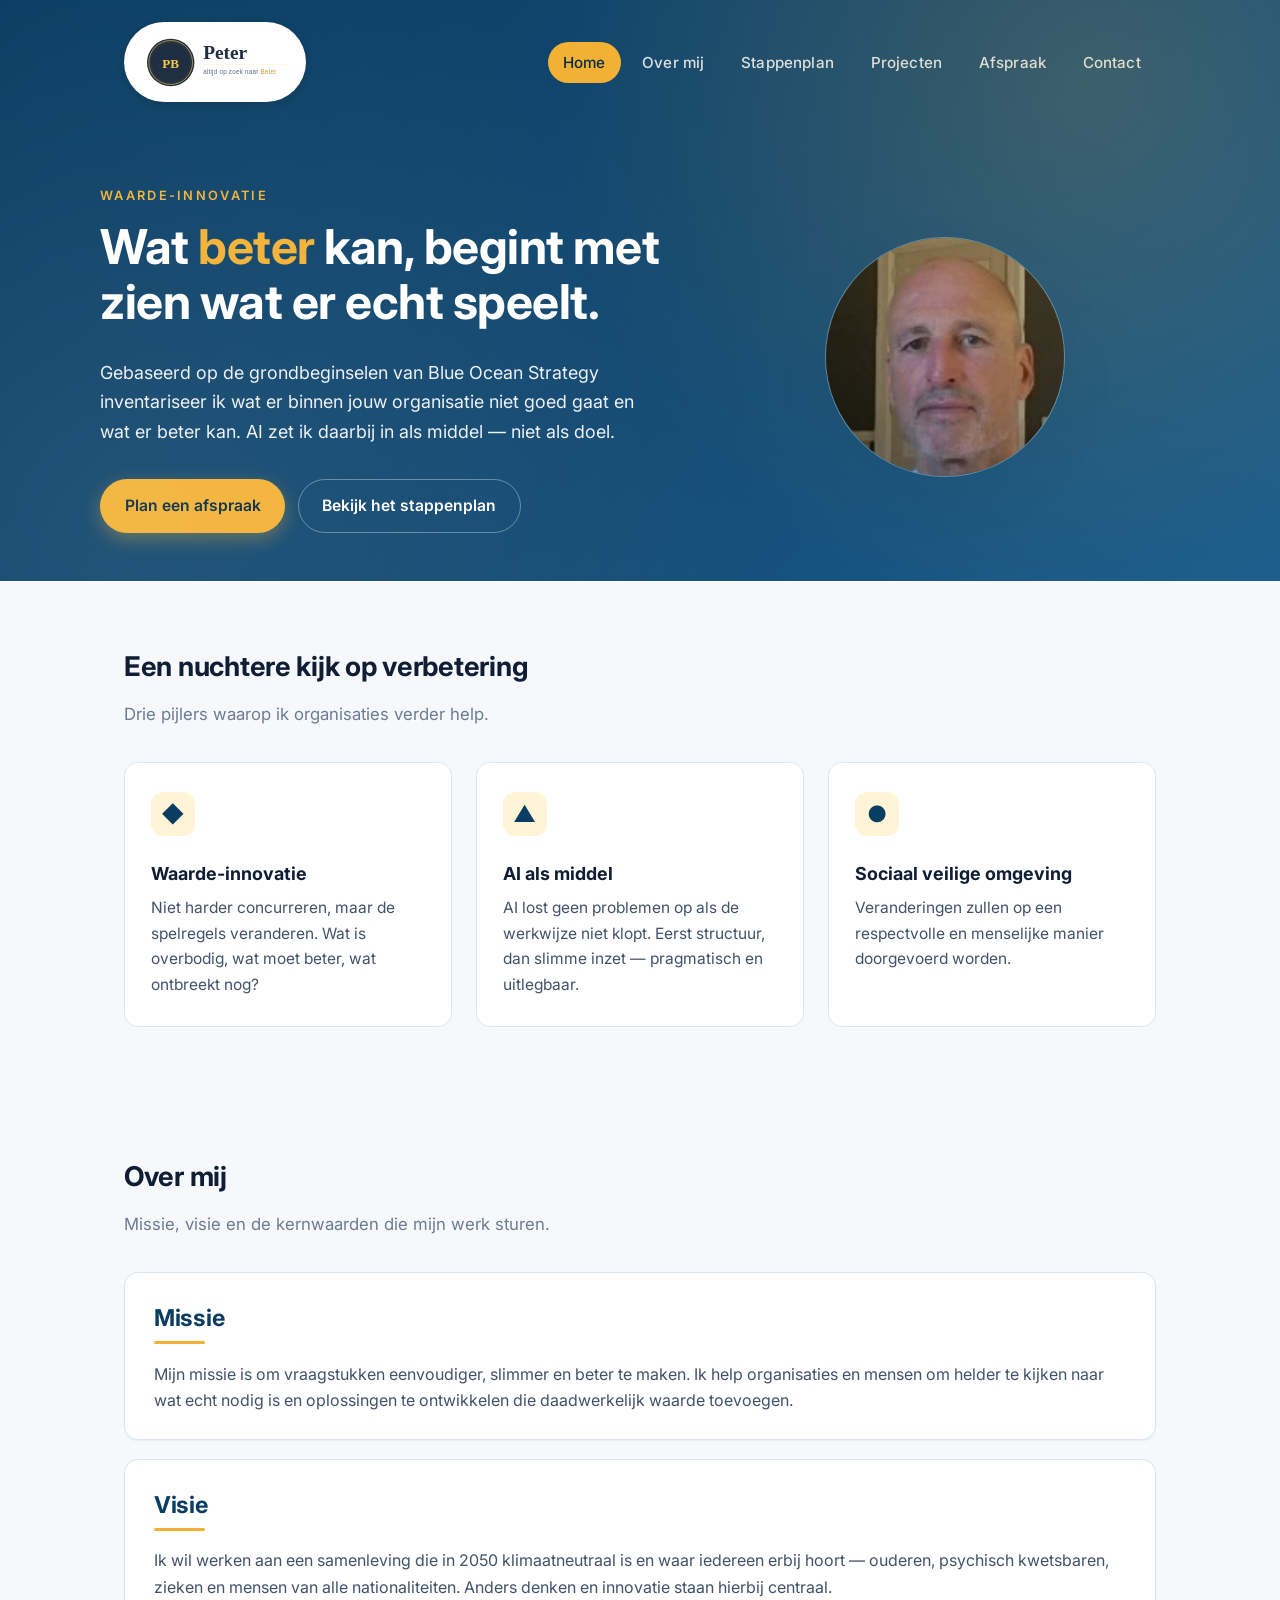
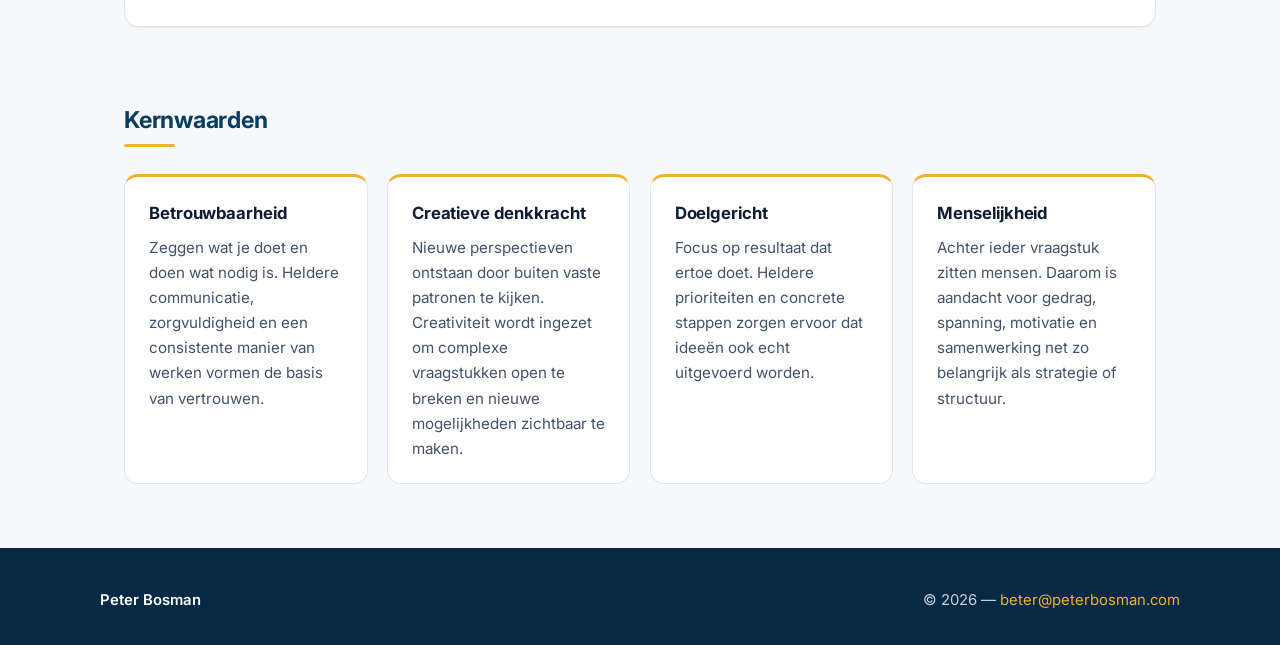
<file: index.html>
<!DOCTYPE html>
<html lang="nl">
<head>
    <meta charset="UTF-8">
    <meta name="viewport" content="width=device-width, initial-scale=1.0">
    <meta name="description" content="Peter Bosman helpt organisaties met waarde-innovatie en AI: ontdek wat beter kan, vereenvoudig wat overbodig is, en zet AI in als middel — niet als doel.">
    <title>Peter Bosman — Waarde-innovatie</title>
    <link rel="preconnect" href="https://fonts.googleapis.com">
    <link rel="preconnect" href="https://fonts.gstatic.com" crossorigin>
    <link href="https://fonts.googleapis.com/css2?family=Inter:wght@400;500;600;700&display=swap" rel="stylesheet">
    <link rel="stylesheet" href="styles/style.css">
</head>
<body>
    <header class="site-header">
        <div class="header-inner">
            <div class="header-row">
                <a class="brand" href="index.html">
                    <img class="brand-logo" src="images/peter_bosman_logo.svg" alt="Peter Bosman - altijd op zoek naar Beter">
                </a>
                <nav class="site-nav" aria-label="Hoofdmenu">
                    <a href="index.html" class="active">Home</a>
                    <a href="index.html#over-mij">Over mij</a>
                    <a href="stappenplan.html">Stappenplan</a>
                    <a href="projecten.html">Projecten</a>
                    <a href="afspraak.html">Afspraak</a>
                    <a href="contact.html">Contact</a>
                </nav>
            </div>
        </div>

        <section class="hero">
            <div class="hero-inner">
                <div>
                    <span class="hero-eyebrow">Waarde-innovatie</span>
                    <h1>Wat <em>beter</em> kan, begint met<br>zien wat er echt speelt.</h1>
                    <p class="hero-lead">
                        Gebaseerd op de grondbeginselen van Blue Ocean Strategy inventariseer ik
                        wat er binnen jouw organisatie niet goed gaat en wat er beter kan.
                        AI zet ik daarbij in als middel — niet als doel.
                    </p>
                    <div class="hero-actions">
                        <a class="btn btn-primary" href="afspraak.html">Plan een afspraak</a>
                        <a class="btn btn-ghost" href="stappenplan.html">Bekijk het stappenplan</a>
                    </div>
                </div>
                <div class="hero-portrait">
                    <div class="portrait-frame">
                        <img src="images/peter.jpg" alt="Portret van Peter Bosman" onerror="this.style.display='none'; this.parentNode.textContent='Peter';">
                    </div>
                </div>
            </div>
        </section>
    </header>

    <main>
        <section class="section">
            <h2 class="section-title">Een nuchtere kijk op verbetering</h2>
            <p class="section-subtitle">
                Drie pijlers waarop ik organisaties verder help.
            </p>
            <div class="pillars">
                <article class="pillar">
                    <div class="pillar-icon">◆</div>
                    <h3>Waarde-innovatie</h3>
                    <p>Niet harder concurreren, maar de spelregels veranderen. Wat is overbodig, wat moet beter, wat ontbreekt nog?</p>
                </article>
                <article class="pillar">
                    <div class="pillar-icon">▲</div>
                    <h3>AI als middel</h3>
                    <p>AI lost geen problemen op als de werkwijze niet klopt. Eerst structuur, dan slimme inzet — pragmatisch en uitlegbaar.</p>
                </article>
                <article class="pillar">
                    <div class="pillar-icon">●</div>
                    <h3>Sociaal veilige omgeving</h3>
                    <p>Veranderingen zullen op een respectvolle en menselijke manier doorgevoerd worden.</p>
                </article>
            </div>
        </section>

        <section class="section" id="over-mij">
            <h2 class="section-title">Over mij</h2>
            <p class="section-subtitle">
                Missie, visie en de kernwaarden die mijn werk sturen.
            </p>

            <div class="about-block">
                <h3>Missie</h3>
                <p>
                    Mijn missie is om vraagstukken eenvoudiger, slimmer en beter te maken.
                    Ik help organisaties en mensen om helder te kijken naar wat echt nodig
                    is en oplossingen te ontwikkelen die daadwerkelijk waarde toevoegen.
                </p>
            </div>

            <div class="about-block">
                <h3>Visie</h3>
                <p>
                    Ik wil werken aan een samenleving die in 2050 klimaatneutraal is en
                    waar iedereen erbij hoort — ouderen, psychisch kwetsbaren, zieken en
                    mensen van alle nationaliteiten. Anders denken en innovatie staan
                    hierbij centraal.
                </p>
            </div>

            <h3 class="values-heading">Kernwaarden</h3>
            <div class="values">
                <article class="value">
                    <h4>Betrouwbaarheid</h4>
                    <p>
                        Zeggen wat je doet en doen wat nodig is. Heldere communicatie,
                        zorgvuldigheid en een consistente manier van werken vormen de
                        basis van vertrouwen.
                    </p>
                </article>
                <article class="value">
                    <h4>Creatieve denkkracht</h4>
                    <p>
                        Nieuwe perspectieven ontstaan door buiten vaste patronen te kijken.
                        Creativiteit wordt ingezet om complexe vraagstukken open te breken
                        en nieuwe mogelijkheden zichtbaar te maken.
                    </p>
                </article>
                <article class="value">
                    <h4>Doelgericht</h4>
                    <p>
                        Focus op resultaat dat ertoe doet. Heldere prioriteiten en concrete
                        stappen zorgen ervoor dat ideeën ook echt uitgevoerd worden.
                    </p>
                </article>
                <article class="value">
                    <h4>Menselijkheid</h4>
                    <p>
                        Achter ieder vraagstuk zitten mensen. Daarom is aandacht voor gedrag,
                        spanning, motivatie en samenwerking net zo belangrijk als strategie
                        of structuur.
                    </p>
                </article>
            </div>
        </section>
    </main>

    <footer class="site-footer">
        <div class="footer-inner">
            <span class="footer-brand">Peter Bosman</span>
            <span>&copy; 2026 — <a href="mailto:beter@peterbosman.com">beter@peterbosman.com</a></span>
        </div>
    </footer>
</body>
</html>
</file>
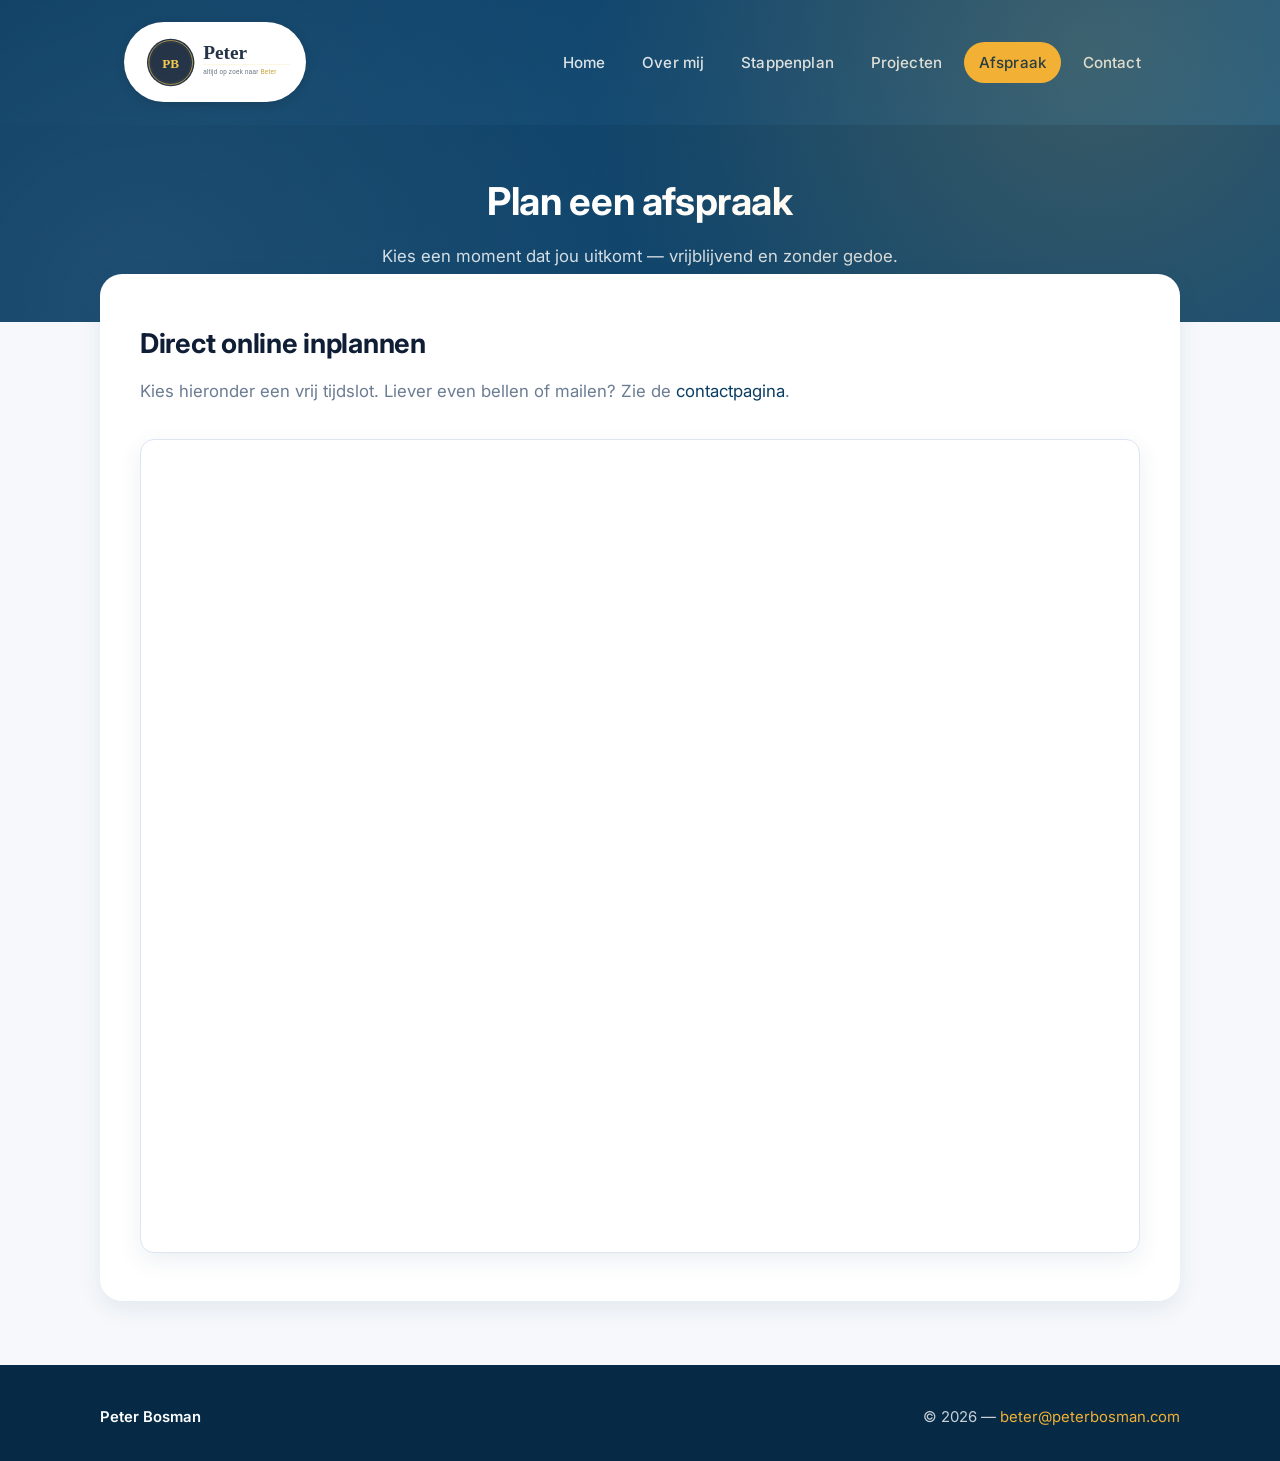
<file: afspraak.html>
<!DOCTYPE html>
<html lang="nl">
<head>
    <meta charset="UTF-8">
    <meta name="viewport" content="width=device-width, initial-scale=1.0">
    <meta name="description" content="Plan direct een online afspraak met Peter Bosman via de geïntegreerde agenda.">
    <title>Afspraak maken — Peter Bosman</title>
    <link rel="preconnect" href="https://fonts.googleapis.com">
    <link rel="preconnect" href="https://fonts.gstatic.com" crossorigin>
    <link href="https://fonts.googleapis.com/css2?family=Inter:wght@400;500;600;700&display=swap" rel="stylesheet">
    <link rel="stylesheet" href="styles/style.css">
</head>
<body>
    <header class="site-header">
        <div class="header-inner">
            <div class="header-row">
                <a class="brand" href="index.html">
                    <img class="brand-logo" src="images/peter_bosman_logo.svg" alt="Peter Bosman - altijd op zoek naar Beter">
                </a>
                <nav class="site-nav" aria-label="Hoofdmenu">
                    <a href="index.html">Home</a>
                    <a href="index.html#over-mij">Over mij</a>
                    <a href="stappenplan.html">Stappenplan</a>
                    <a href="projecten.html">Projecten</a>
                    <a href="afspraak.html" class="active">Afspraak</a>
                    <a href="contact.html">Contact</a>
                </nav>
            </div>
        </div>
        <div class="page-header">
            <div class="page-header-inner">
                <h1>Plan een afspraak</h1>
                <p class="page-subtitle">Kies een moment dat jou uitkomt — vrijblijvend en zonder gedoe.</p>
            </div>
        </div>
    </header>

    <main>
        <section class="section section--card">
            <h2 class="section-title">Direct online inplannen</h2>
            <p class="section-subtitle">Kies hieronder een vrij tijdslot. Liever even bellen of mailen? Zie de <a href="contact.html">contactpagina</a>.</p>
            <div class="calendar-wrap">
                <div class="calendly-inline-widget"
                     data-url="https://calendly.com/peterbosman68/30min?hide_gdpr_banner=1&primary_color=0a3d62"
                     style="min-width:320px; height:780px;"></div>
            </div>
        </section>
    </main>

    <footer class="site-footer">
        <div class="footer-inner">
            <span class="footer-brand">Peter Bosman</span>
            <span>&copy; 2026 — <a href="mailto:beter@peterbosman.com">beter@peterbosman.com</a></span>
        </div>
    </footer>

    <script src="https://assets.calendly.com/assets/external/widget.js" async></script>
</body>
</html>
</file>
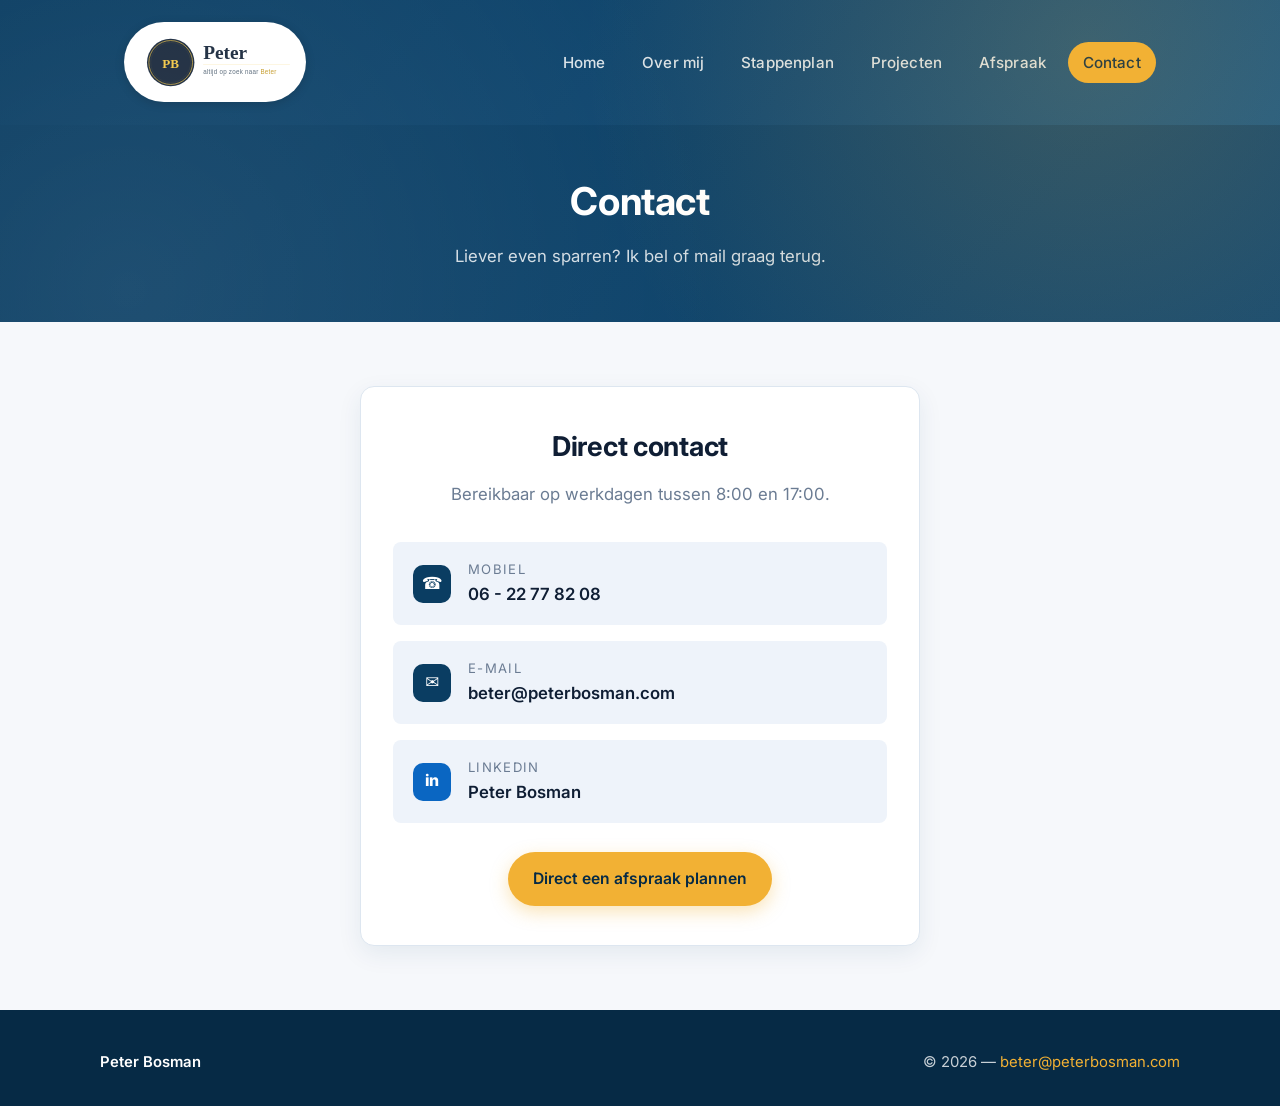
<file: contact.html>
<!DOCTYPE html>
<html lang="nl">
<head>
    <meta charset="UTF-8">
    <meta name="viewport" content="width=device-width, initial-scale=1.0">
    <meta name="description" content="Neem contact op met Peter Bosman per telefoon of e-mail voor vragen over waarde-innovatie en AI.">
    <title>Contact — Peter Bosman</title>
    <link rel="preconnect" href="https://fonts.googleapis.com">
    <link rel="preconnect" href="https://fonts.gstatic.com" crossorigin>
    <link href="https://fonts.googleapis.com/css2?family=Inter:wght@400;500;600;700&display=swap" rel="stylesheet">
    <link rel="stylesheet" href="styles/style.css">
</head>
<body>
    <header class="site-header">
        <div class="header-inner">
            <div class="header-row">
                <a class="brand" href="index.html">
                    <img class="brand-logo" src="images/peter_bosman_logo.svg" alt="Peter Bosman - altijd op zoek naar Beter">
                </a>
                <nav class="site-nav" aria-label="Hoofdmenu">
                    <a href="index.html">Home</a>
                    <a href="index.html#over-mij">Over mij</a>
                    <a href="stappenplan.html">Stappenplan</a>
                    <a href="projecten.html">Projecten</a>
                    <a href="afspraak.html">Afspraak</a>
                    <a href="contact.html" class="active">Contact</a>
                </nav>
            </div>
        </div>
        <div class="page-header">
            <div class="page-header-inner">
                <h1>Contact</h1>
                <p class="page-subtitle">Liever even sparren? Ik bel of mail graag terug.</p>
            </div>
        </div>
    </header>

    <main>
        <section class="section">
            <div class="contact-card">
                <h2 class="section-title" style="text-align:center;">Direct contact</h2>
                <p class="section-subtitle" style="text-align:center;">Bereikbaar op werkdagen tussen 8:00 en 17:00.</p>
                <ul class="contact-list">
                    <li>
                        <span class="contact-icon" aria-hidden="true">☎</span>
                        <span>
                            <span class="contact-label">Mobiel</span>
                            <a class="contact-value" href="tel:+31622778208">06 - 22 77 82 08</a>
                        </span>
                    </li>
                    <li>
                        <span class="contact-icon" aria-hidden="true">✉</span>
                        <span>
                            <span class="contact-label">E-mail</span>
                            <a class="contact-value" href="mailto:beter@peterbosman.com">beter@peterbosman.com</a>
                        </span>
                    </li>
                    <li>
                        <span class="contact-icon contact-icon--linkedin" aria-hidden="true">in</span>
                        <span>
                            <span class="contact-label">LinkedIn</span>
                            <a class="contact-value" href="https://www.linkedin.com/in/peter-bosman-30bb7b18" target="_blank" rel="noopener">Peter Bosman</a>
                        </span>
                    </li>
                </ul>
                <div style="text-align:center; margin-top: 1.8em;">
                    <a class="btn btn-primary" href="afspraak.html">Direct een afspraak plannen</a>
                </div>
            </div>
        </section>
    </main>

    <footer class="site-footer">
        <div class="footer-inner">
            <span class="footer-brand">Peter Bosman</span>
            <span>&copy; 2026 — <a href="mailto:beter@peterbosman.com">beter@peterbosman.com</a></span>
        </div>
    </footer>
</body>
</html>
</file>
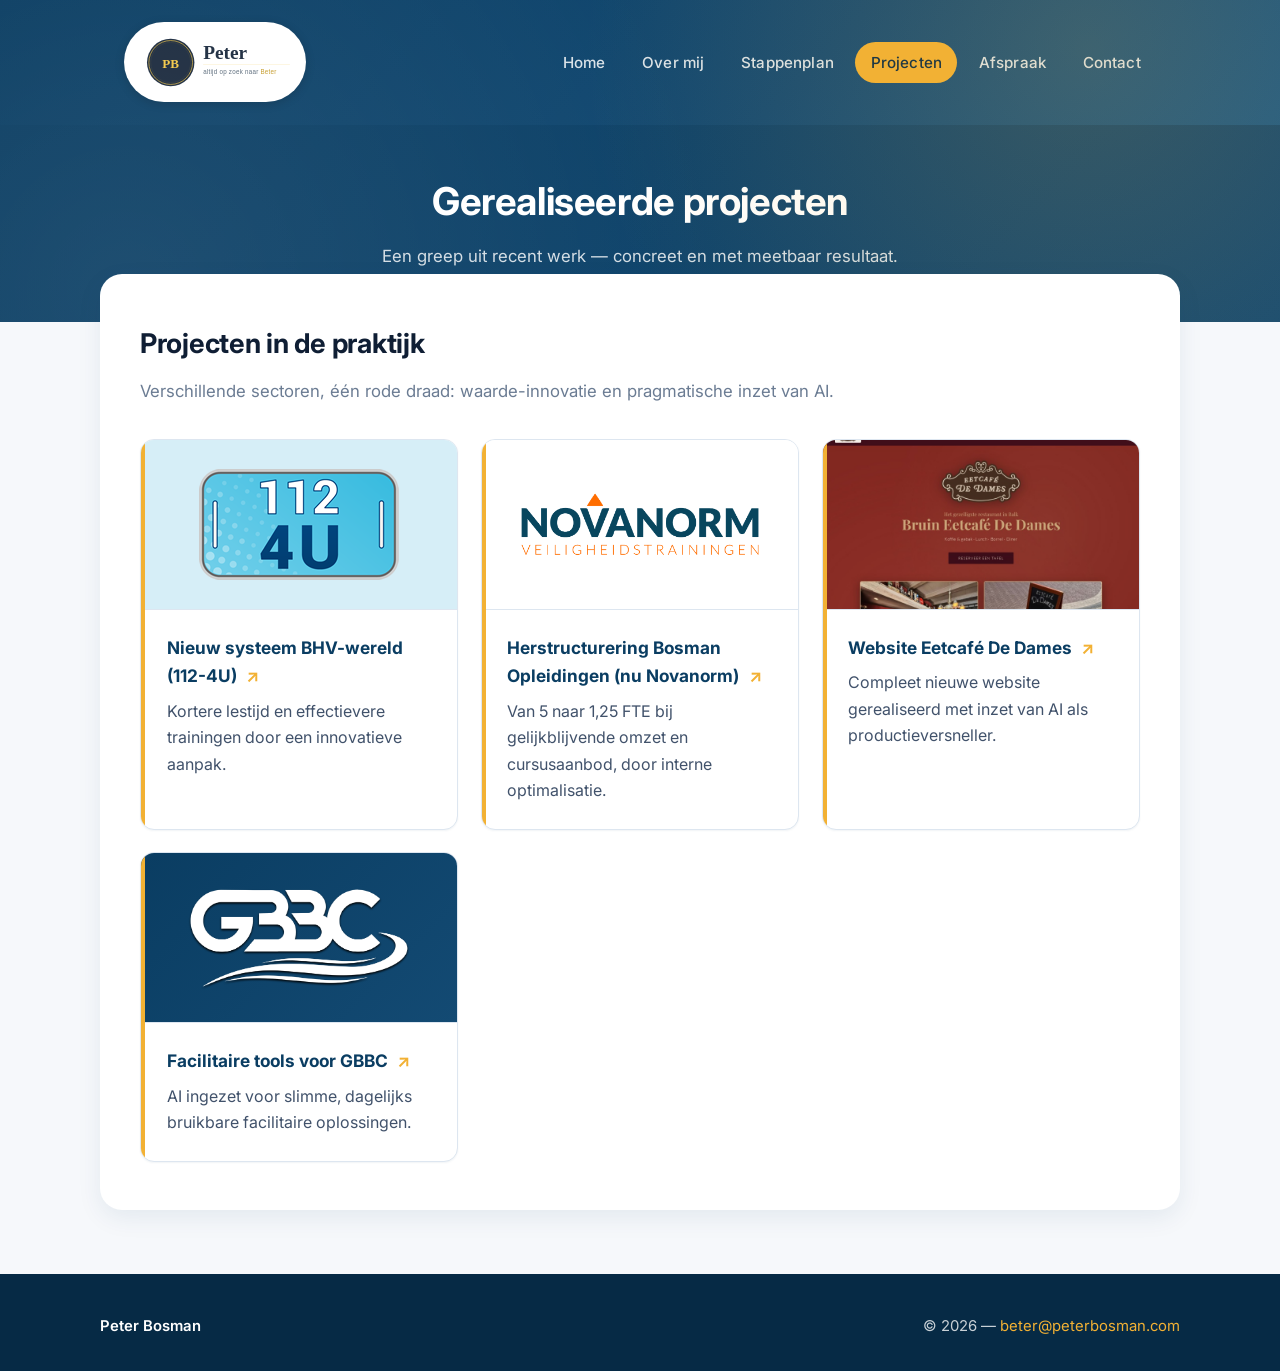
<file: projecten.html>
<!DOCTYPE html>
<html lang="nl">
<head>
    <meta charset="UTF-8">
    <meta name="viewport" content="width=device-width, initial-scale=1.0">
    <meta name="description" content="Een selectie van gerealiseerde projecten van Peter Bosman: van innovatieve BHV-trainingen tot AI-gedreven facilitaire oplossingen.">
    <title>Projecten — Peter Bosman</title>
    <link rel="preconnect" href="https://fonts.googleapis.com">
    <link rel="preconnect" href="https://fonts.gstatic.com" crossorigin>
    <link href="https://fonts.googleapis.com/css2?family=Inter:wght@400;500;600;700&display=swap" rel="stylesheet">
    <link rel="stylesheet" href="styles/style.css">
</head>
<body>
    <header class="site-header">
        <div class="header-inner">
            <div class="header-row">
                <a class="brand" href="index.html">
                    <img class="brand-logo" src="images/peter_bosman_logo.svg" alt="Peter Bosman - altijd op zoek naar Beter">
                </a>
                <nav class="site-nav" aria-label="Hoofdmenu">
                    <a href="index.html">Home</a>
                    <a href="index.html#over-mij">Over mij</a>
                    <a href="stappenplan.html">Stappenplan</a>
                    <a href="projecten.html" class="active">Projecten</a>
                    <a href="afspraak.html">Afspraak</a>
                    <a href="contact.html">Contact</a>
                </nav>
            </div>
        </div>
        <div class="page-header">
            <div class="page-header-inner">
                <h1>Gerealiseerde projecten</h1>
                <p class="page-subtitle">Een greep uit recent werk — concreet en met meetbaar resultaat.</p>
            </div>
        </div>
    </header>

    <main>
        <section class="section section--card">
            <h2 class="section-title">Projecten in de praktijk</h2>
            <p class="section-subtitle">Verschillende sectoren, één rode draad: waarde-innovatie en pragmatische inzet van AI.</p>
            <ul class="project-list">
                <li>
                    <a href="https://www.112-4u.nl/" target="_blank" rel="noopener">
                        <div class="project-image project-image--112">
                            <img src="images/112-4u.png" alt="Logo 112-4U" loading="lazy">
                        </div>
                        <div class="project-text">
                            <strong>Nieuw systeem BHV-wereld (112-4U) <span class="external-arrow" aria-hidden="true">↗</span></strong>
                            Kortere lestijd en effectievere trainingen door een innovatieve aanpak.
                        </div>
                    </a>
                </li>
                <li>
                    <a href="https://novanorm.nl" target="_blank" rel="noopener">
                        <div class="project-image project-image--novanorm">
                            <img src="images/novanorm.png" alt="Logo Novanorm" loading="lazy">
                        </div>
                        <div class="project-text">
                            <strong>Herstructurering Bosman Opleidingen (nu Novanorm) <span class="external-arrow" aria-hidden="true">↗</span></strong>
                            Van 5 naar 1,25 FTE bij gelijkblijvende omzet en cursusaanbod, door interne optimalisatie.
                        </div>
                    </a>
                </li>
                <li>
                    <a href="https://peterbosman68.github.io/eetcafededames/" target="_blank" rel="noopener">
                        <div class="project-image project-image--screenshot">
                            <img src="images/eetcafededames.png" alt="Screenshot van de website van Eetcafé De Dames" loading="lazy">
                        </div>
                        <div class="project-text">
                            <strong>Website Eetcafé De Dames <span class="external-arrow" aria-hidden="true">↗</span></strong>
                            Compleet nieuwe website gerealiseerd met inzet van AI als productieversneller.
                        </div>
                    </a>
                </li>
                <li>
                    <a href="https://gbbc.nl" target="_blank" rel="noopener">
                        <div class="project-image project-image--gbbc">
                            <img src="images/gbbc.png" alt="Logo GBBC" loading="lazy">
                        </div>
                        <div class="project-text">
                            <strong>Facilitaire tools voor GBBC <span class="external-arrow" aria-hidden="true">↗</span></strong>
                            AI ingezet voor slimme, dagelijks bruikbare facilitaire oplossingen.
                        </div>
                    </a>
                </li>
            </ul>
        </section>
    </main>

    <footer class="site-footer">
        <div class="footer-inner">
            <span class="footer-brand">Peter Bosman</span>
            <span>&copy; 2026 — <a href="mailto:beter@peterbosman.com">beter@peterbosman.com</a></span>
        </div>
    </footer>
</body>
</html>
</file>
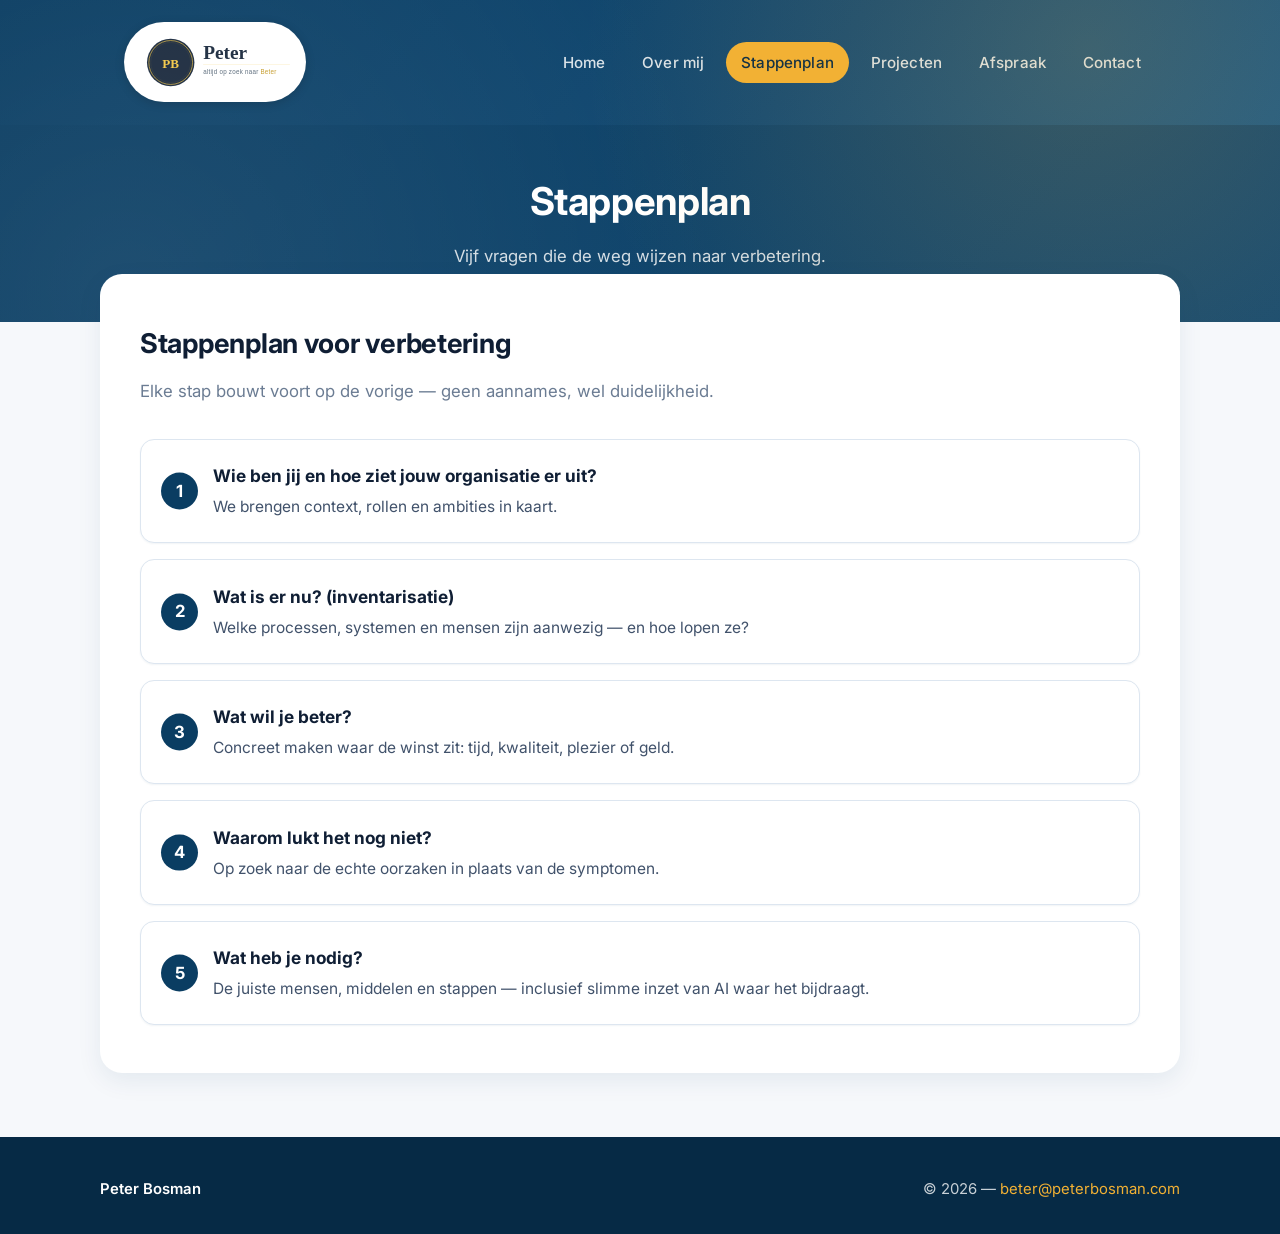
<file: stappenplan.html>
<!DOCTYPE html>
<html lang="nl">
<head>
    <meta charset="UTF-8">
    <meta name="viewport" content="width=device-width, initial-scale=1.0">
    <meta name="description" content="Het stappenplan van Peter Bosman: vijf heldere stappen van inventarisatie tot verbetering binnen jouw organisatie.">
    <title>Stappenplan — Peter Bosman</title>
    <link rel="preconnect" href="https://fonts.googleapis.com">
    <link rel="preconnect" href="https://fonts.gstatic.com" crossorigin>
    <link href="https://fonts.googleapis.com/css2?family=Inter:wght@400;500;600;700&display=swap" rel="stylesheet">
    <link rel="stylesheet" href="styles/style.css">
</head>
<body>
    <header class="site-header">
        <div class="header-inner">
            <div class="header-row">
                <a class="brand" href="index.html">
                    <img class="brand-logo" src="images/peter_bosman_logo.svg" alt="Peter Bosman - altijd op zoek naar Beter">
                </a>
                <nav class="site-nav" aria-label="Hoofdmenu">
                    <a href="index.html">Home</a>
                    <a href="index.html#over-mij">Over mij</a>
                    <a href="stappenplan.html" class="active">Stappenplan</a>
                    <a href="projecten.html">Projecten</a>
                    <a href="afspraak.html">Afspraak</a>
                    <a href="contact.html">Contact</a>
                </nav>
            </div>
        </div>
        <div class="page-header">
            <div class="page-header-inner">
                <h1>Stappenplan</h1>
                <p class="page-subtitle">Vijf vragen die de weg wijzen naar verbetering.</p>
            </div>
        </div>
    </header>

    <main>
        <section class="section section--card">
            <h2 class="section-title">Stappenplan voor verbetering</h2>
            <p class="section-subtitle">Elke stap bouwt voort op de vorige — geen aannames, wel duidelijkheid.</p>
            <ol class="steps">
                <li>
                    <strong>Wie ben jij en hoe ziet jouw organisatie er uit?</strong>
                    <span class="step-desc">We brengen context, rollen en ambities in kaart.</span>
                </li>
                <li>
                    <strong>Wat is er nu? (inventarisatie)</strong>
                    <span class="step-desc">Welke processen, systemen en mensen zijn aanwezig — en hoe lopen ze?</span>
                </li>
                <li>
                    <strong>Wat wil je beter?</strong>
                    <span class="step-desc">Concreet maken waar de winst zit: tijd, kwaliteit, plezier of geld.</span>
                </li>
                <li>
                    <strong>Waarom lukt het nog niet?</strong>
                    <span class="step-desc">Op zoek naar de echte oorzaken in plaats van de symptomen.</span>
                </li>
                <li>
                    <strong>Wat heb je nodig?</strong>
                    <span class="step-desc">De juiste mensen, middelen en stappen — inclusief slimme inzet van AI waar het bijdraagt.</span>
                </li>
            </ol>
        </section>
    </main>

    <footer class="site-footer">
        <div class="footer-inner">
            <span class="footer-brand">Peter Bosman</span>
            <span>&copy; 2026 — <a href="mailto:beter@peterbosman.com">beter@peterbosman.com</a></span>
        </div>
    </footer>
</body>
</html>
</file>
<file: styles/style.css>
/* =====================================================
   Peter Bosman — Waarde-innovatie
   Professionele stijl, geinspireerd op rust, helderheid
   en vertrouwen.
   ===================================================== */

:root {
    --color-bg: #f6f8fb;
    --color-surface: #ffffff;
    --color-surface-alt: #eef3fa;
    --color-ink: #0f1e34;
    --color-ink-soft: #41526b;
    --color-muted: #6b7c93;
    --color-primary: #0a3d62;
    --color-primary-dark: #062a45;
    --color-accent: #f2b134;
    --color-accent-soft: #fff4d6;
    --color-line: #dde6f0;
    --shadow-sm: 0 1px 2px rgba(10, 61, 98, 0.06);
    --shadow-md: 0 8px 24px rgba(10, 61, 98, 0.08);
    --shadow-lg: 0 20px 50px rgba(10, 61, 98, 0.12);
    --radius-sm: 8px;
    --radius-md: 14px;
    --radius-lg: 22px;
    --max-width: 1080px;
    --font-sans: 'Inter', 'Segoe UI', system-ui, -apple-system, sans-serif;
    --font-serif: 'Source Serif 4', 'Georgia', serif;
}

* { box-sizing: border-box; }

html { scroll-behavior: smooth; }

body {
    font-family: var(--font-sans);
    margin: 0;
    padding: 0;
    background: var(--color-bg);
    color: var(--color-ink);
    line-height: 1.65;
    -webkit-font-smoothing: antialiased;
    min-height: 100vh;
    display: flex;
    flex-direction: column;
}

img { max-width: 100%; display: block; }

a { color: var(--color-primary); text-decoration: none; }
a:hover { color: var(--color-primary-dark); text-decoration: underline; }

/* ---------- Header ---------- */
.site-header {
    background: linear-gradient(135deg, #0a3d62 0%, #134a73 55%, #1b5e8e 100%);
    color: #fff;
    position: relative;
    overflow: hidden;
}
.site-header::after {
    content: "";
    position: absolute;
    inset: 0;
    background:
      radial-gradient(circle at 85% 15%, rgba(242, 177, 52, 0.18), transparent 45%),
      radial-gradient(circle at 10% 90%, rgba(255, 255, 255, 0.08), transparent 50%);
    pointer-events: none;
}
.header-inner {
    position: relative;
    max-width: var(--max-width);
    margin: 0 auto;
    padding: 1.4em 1.5em;
    display: flex;
    flex-direction: column;
    gap: 1.4em;
}
.brand {
    display: flex;
    align-items: center;
    text-decoration: none;
    color: #fff;
}
.brand:hover { text-decoration: none; }
.brand-logo {
    display: block;
    height: 80px;
    width: auto;
    max-width: min(100%, 320px);
    padding: 0.35rem 0.8rem;
    background: #fff;
    border-radius: 999px;
    box-shadow: 0 2px 10px rgba(0, 0, 0, 0.18);
    box-sizing: border-box;
    flex-shrink: 0;
}
.brand-mark {
    width: 54px;
    height: 54px;
    border-radius: 50%;
    background: #fff;
    color: var(--color-primary);
    font-weight: 700;
    font-size: 1.25em;
    letter-spacing: 0.02em;
    display: flex;
    align-items: center;
    justify-content: center;
    box-shadow: 0 2px 10px rgba(0, 0, 0, 0.18);
    flex-shrink: 0;
}
.brand-text { display: flex; flex-direction: column; line-height: 1.15; }
.brand-name {
    font-size: 1.25em;
    font-weight: 600;
    letter-spacing: 0.01em;
}
.brand-tagline {
    font-size: 0.88em;
    opacity: 0.82;
    font-style: italic;
    margin-top: 0.15em;
}

/* ---------- Navigation ---------- */
.site-nav {
    display: flex;
    flex-wrap: wrap;
    gap: 0.4em;
    margin-left: auto;
}
.site-nav a {
    color: rgba(255, 255, 255, 0.85);
    padding: 0.5em 1em;
    border-radius: 999px;
    font-weight: 500;
    font-size: 0.95em;
    letter-spacing: 0.01em;
    transition: background 0.2s ease, color 0.2s ease;
    text-decoration: none;
}
.site-nav a:hover {
    background: rgba(255, 255, 255, 0.12);
    color: #fff;
    text-decoration: none;
}
.site-nav a.active {
    background: var(--color-accent);
    color: var(--color-primary-dark);
}

.header-row {
    display: flex;
    align-items: center;
    justify-content: space-between;
    gap: 1.5em;
    flex-wrap: wrap;
}

/* ---------- Hero ---------- */
.hero {
    position: relative;
    padding: 3.5em 1.5em 3em;
    color: #fff;
}
.hero-inner {
    max-width: var(--max-width);
    margin: 0 auto;
    display: grid;
    grid-template-columns: 1.2fr 1fr;
    gap: 3em;
    align-items: center;
}
.hero-eyebrow {
    display: inline-block;
    font-size: 0.8em;
    font-weight: 600;
    letter-spacing: 0.18em;
    text-transform: uppercase;
    color: var(--color-accent);
    margin-bottom: 1em;
}
.hero h1 {
    font-size: clamp(2em, 4vw, 3em);
    line-height: 1.15;
    margin: 0 0 0.6em 0;
    font-weight: 700;
    letter-spacing: -0.01em;
}
.hero h1 em {
    font-style: normal;
    color: var(--color-accent);
}
.hero-lead {
    font-size: 1.12em;
    line-height: 1.65;
    color: rgba(255, 255, 255, 0.92);
    max-width: 38em;
    margin: 0 0 1.8em 0;
}
.hero-actions { display: flex; gap: 0.8em; flex-wrap: wrap; }

.hero-portrait {
    position: relative;
    display: flex;
    justify-content: center;
    align-items: center;
}
.hero-portrait .portrait-frame {
    width: 240px;
    height: 240px;
    border-radius: 50%;
    background: rgba(255, 255, 255, 0.08);
    border: 1px solid rgba(255, 255, 255, 0.25);
    box-shadow: var(--shadow-lg);
    overflow: hidden;
    display: flex;
    align-items: center;
    justify-content: center;
    color: rgba(255, 255, 255, 0.55);
    font-size: 0.9em;
}
.hero-portrait .portrait-frame img {
    width: 100%; height: 100%; object-fit: cover;
}

/* ---------- Buttons ---------- */
.btn {
    display: inline-flex;
    align-items: center;
    gap: 0.5em;
    padding: 0.85em 1.5em;
    border-radius: 999px;
    font-weight: 600;
    font-size: 0.98em;
    text-decoration: none;
    transition: transform 0.15s ease, box-shadow 0.2s ease, background 0.2s ease;
    border: 1px solid transparent;
    cursor: pointer;
}
.btn-primary {
    background: var(--color-accent);
    color: var(--color-primary-dark);
    box-shadow: 0 6px 18px rgba(242, 177, 52, 0.35);
}
.btn-primary:hover {
    background: #ffc04f;
    color: var(--color-primary-dark);
    text-decoration: none;
    transform: translateY(-1px);
}
.btn-ghost {
    background: transparent;
    color: #fff;
    border-color: rgba(255, 255, 255, 0.35);
}
.btn-ghost:hover {
    background: rgba(255, 255, 255, 0.1);
    color: #fff;
    text-decoration: none;
}

/* ---------- Page header (sub-pages) ---------- */
.page-header {
    background: linear-gradient(135deg, #0a3d62 0%, #134a73 100%);
    color: #fff;
    padding: 2.8em 1.5em 3.2em;
    position: relative;
}
.page-header-inner {
    max-width: var(--max-width);
    margin: 0 auto;
    text-align: center;
}
.page-header h1 {
    font-size: clamp(1.8em, 3vw, 2.4em);
    margin: 0;
    font-weight: 700;
    letter-spacing: -0.01em;
}
.page-header .page-subtitle {
    margin: 0.6em 0 0;
    color: rgba(255, 255, 255, 0.82);
    font-size: 1.05em;
}

/* ---------- Main ---------- */
main { flex: 1; }
.section {
    max-width: var(--max-width);
    margin: 0 auto;
    padding: 4em 1.5em;
}
.section--tight { padding: 2.5em 1.5em; }
.section--card {
    margin: -3em auto 4em;
    background: var(--color-surface);
    border-radius: var(--radius-lg);
    box-shadow: var(--shadow-md);
    padding: 3em 2.5em;
    position: relative;
    z-index: 2;
}

.section-title {
    font-size: 1.7em;
    margin: 0 0 0.4em;
    color: var(--color-ink);
    font-weight: 700;
    letter-spacing: -0.01em;
}
.section-subtitle {
    color: var(--color-muted);
    margin: 0 0 2em;
    font-size: 1.05em;
}

/* ---------- Pillars (home) ---------- */
.pillars {
    display: grid;
    grid-template-columns: repeat(auto-fit, minmax(240px, 1fr));
    gap: 1.5em;
}
.pillar {
    background: var(--color-surface);
    border: 1px solid var(--color-line);
    border-radius: var(--radius-md);
    padding: 1.8em 1.6em;
    transition: transform 0.2s ease, box-shadow 0.2s ease, border-color 0.2s ease;
}
.pillar:hover {
    transform: translateY(-3px);
    box-shadow: var(--shadow-md);
    border-color: transparent;
}
.pillar-icon {
    width: 44px;
    height: 44px;
    border-radius: 12px;
    background: var(--color-accent-soft);
    color: var(--color-primary);
    display: flex;
    align-items: center;
    justify-content: center;
    margin-bottom: 1em;
    font-size: 1.4em;
    font-weight: 700;
}
.pillar h3 {
    font-size: 1.12em;
    margin: 0 0 0.4em;
    color: var(--color-ink);
}
.pillar p {
    margin: 0;
    color: var(--color-ink-soft);
    font-size: 0.97em;
}

/* ---------- Over mij ---------- */
.about-block {
    background: var(--color-surface);
    border: 1px solid var(--color-line);
    border-radius: var(--radius-md);
    padding: 1.6em 1.8em;
    margin-bottom: 1.2em;
    box-shadow: var(--shadow-sm);
}
.about-block h3 {
    font-size: 1.45em;
    margin: 0 0 0.7em;
    color: var(--color-primary);
    font-weight: 700;
    letter-spacing: -0.01em;
    display: inline-block;
    position: relative;
    padding-bottom: 0.3em;
}
.about-block h3::after {
    content: "";
    position: absolute;
    left: 0;
    bottom: 0;
    width: 2.2em;
    height: 3px;
    background: var(--color-accent);
    border-radius: 2px;
}
.about-block p {
    margin: 0;
    color: var(--color-ink-soft);
    font-size: 1em;
}
.values-heading {
    font-size: 1.45em;
    margin: 2.4em 0 1.2em;
    color: var(--color-primary);
    font-weight: 700;
    letter-spacing: -0.01em;
    display: inline-block;
    position: relative;
    padding-bottom: 0.3em;
}
.values-heading::after {
    content: "";
    position: absolute;
    left: 0;
    bottom: 0;
    width: 2.2em;
    height: 3px;
    background: var(--color-accent);
    border-radius: 2px;
}
.values {
    display: grid;
    grid-template-columns: repeat(auto-fit, minmax(240px, 1fr));
    gap: 1.2em;
}
.value {
    background: var(--color-surface);
    border: 1px solid var(--color-line);
    border-top: 3px solid var(--color-accent);
    border-radius: var(--radius-md);
    padding: 1.4em 1.5em;
    transition: transform 0.2s ease, box-shadow 0.2s ease, border-color 0.2s ease;
}
.value:hover {
    transform: translateY(-2px);
    box-shadow: var(--shadow-md);
}
.value h4 {
    font-size: 1.05em;
    margin: 0 0 0.45em;
    color: var(--color-ink);
    font-weight: 700;
    letter-spacing: -0.005em;
}
.value p {
    margin: 0;
    color: var(--color-ink-soft);
    font-size: 0.95em;
}

/* ---------- Stappenplan ---------- */
.steps {
    list-style: none;
    counter-reset: stepcounter;
    padding: 0;
    margin: 0;
    display: grid;
    gap: 1em;
}
.steps li {
    counter-increment: stepcounter;
    background: var(--color-surface);
    border: 1px solid var(--color-line);
    border-radius: var(--radius-md);
    padding: 1.4em 1.6em 1.4em 4.5em;
    position: relative;
    box-shadow: var(--shadow-sm);
    transition: transform 0.2s ease, box-shadow 0.2s ease;
}
.steps li:hover {
    transform: translateX(3px);
    box-shadow: var(--shadow-md);
}
.steps li::before {
    content: counter(stepcounter);
    position: absolute;
    left: 1.2em;
    top: 50%;
    transform: translateY(-50%);
    width: 2.2em;
    height: 2.2em;
    border-radius: 50%;
    background: var(--color-primary);
    color: #fff;
    display: flex;
    align-items: center;
    justify-content: center;
    font-weight: 700;
    font-size: 1.05em;
}
.steps li strong {
    display: block;
    font-size: 1.08em;
    color: var(--color-ink);
    margin-bottom: 0.15em;
}
.steps li .step-desc {
    color: var(--color-ink-soft);
    font-size: 0.97em;
}

/* ---------- Projecten ---------- */
.project-list {
    list-style: none;
    padding: 0;
    margin: 0;
    display: grid;
    grid-template-columns: repeat(auto-fit, minmax(280px, 1fr));
    gap: 1.4em;
}
.project-list li {
    background: var(--color-surface);
    border: 1px solid var(--color-line);
    border-radius: var(--radius-md);
    padding: 0;
    box-shadow: var(--shadow-sm);
    transition: transform 0.2s ease, box-shadow 0.2s ease;
    position: relative;
    overflow: hidden;
    display: flex;
    flex-direction: column;
}
.project-list li::before {
    content: "";
    position: absolute;
    top: 0; left: 0;
    width: 4px;
    height: 100%;
    background: var(--color-accent);
    z-index: 2;
}
.project-image {
    width: 100%;
    height: 170px;
    display: flex;
    align-items: center;
    justify-content: center;
    overflow: hidden;
    border-bottom: 1px solid var(--color-line);
}
.project-image img {
    max-width: 75%;
    max-height: 75%;
    object-fit: contain;
    transition: transform 0.3s ease;
}
.project-image--112 { background: #d6eef7; }
.project-image--novanorm { background: #ffffff; }
.project-image--gbbc { background: linear-gradient(135deg, #0a3d62, #134a73); }
.project-image--screenshot {
    background: #1a1018;
}
.project-image--screenshot img {
    width: 100%;
    height: 100%;
    max-width: 100%;
    max-height: 100%;
    object-fit: cover;
}
.project-list li:hover .project-image img {
    transform: scale(1.04);
}
.project-text {
    padding: 1.5em 1.6em 1.6em;
    flex: 1;
}
.project-list li:hover {
    transform: translateY(-3px);
    box-shadow: var(--shadow-md);
}
.project-list li strong {
    display: block;
    color: var(--color-primary);
    font-size: 1.08em;
    margin-bottom: 0.4em;
}
.project-list li a {
    color: var(--color-ink-soft);
    text-decoration: none;
    display: block;
}
.project-list li a:hover { text-decoration: none; }
.project-list li a::after {
    content: "";
    position: absolute;
    inset: 0;
    border-radius: var(--radius-md);
}
.project-list li .external-arrow {
    color: var(--color-accent);
    margin-left: 0.3em;
    display: inline-block;
    transition: transform 0.2s ease;
}
.project-list li:hover .external-arrow {
    transform: translate(2px, -2px);
}

/* ---------- Contact ---------- */
.contact-card {
    max-width: 560px;
    margin: 0 auto;
    background: var(--color-surface);
    border-radius: var(--radius-md);
    padding: 2.4em 2em;
    box-shadow: var(--shadow-md);
    border: 1px solid var(--color-line);
}
.contact-list {
    list-style: none;
    padding: 0;
    margin: 1.4em 0 0;
    display: grid;
    gap: 1em;
}
.contact-list li {
    display: flex;
    align-items: center;
    gap: 1em;
    padding: 1em 1.2em;
    background: var(--color-surface-alt);
    border-radius: var(--radius-sm);
    font-size: 1.05em;
}
.contact-list .contact-icon {
    width: 38px;
    height: 38px;
    border-radius: 10px;
    background: var(--color-primary);
    color: #fff;
    display: flex;
    align-items: center;
    justify-content: center;
    flex-shrink: 0;
    font-weight: 700;
}
.contact-list .contact-icon--linkedin {
    background: #0a66c2;
    font-family: 'Inter', sans-serif;
    font-size: 0.95em;
    font-weight: 800;
}
.contact-list .contact-label {
    display: block;
    font-size: 0.78em;
    text-transform: uppercase;
    letter-spacing: 0.1em;
    color: var(--color-muted);
}
.contact-list .contact-value {
    font-weight: 600;
    color: var(--color-ink);
}

/* ---------- Afspraak ---------- */
.calendar-wrap {
    background: var(--color-surface);
    border-radius: var(--radius-md);
    padding: 1em;
    box-shadow: var(--shadow-md);
    border: 1px solid var(--color-line);
    overflow: hidden;
}
.calendar-wrap iframe,
.calendar-wrap .calendly-inline-widget {
    width: 100%;
    max-width: 100%;
    border: 0;
    border-radius: var(--radius-sm);
    display: block;
}
.calendar-note {
    text-align: center;
    color: var(--color-muted);
    font-size: 0.88em;
    margin-top: 1em;
}

/* ---------- Footer ---------- */
.site-footer {
    background: var(--color-primary-dark);
    color: rgba(255, 255, 255, 0.78);
    padding: 2.5em 1.5em 2em;
    margin-top: auto;
}
.footer-inner {
    max-width: var(--max-width);
    margin: 0 auto;
    display: flex;
    justify-content: space-between;
    align-items: center;
    flex-wrap: wrap;
    gap: 1em;
    font-size: 0.93em;
}
.footer-inner a { color: var(--color-accent); }
.footer-brand { font-weight: 600; color: #fff; }

/* ---------- Responsive ---------- */
@media (max-width: 820px) {
    .header-row { flex-direction: column; align-items: flex-start; }
    .site-nav { width: 100%; justify-content: flex-start; margin-left: 0; }
    .hero-inner { grid-template-columns: 1fr; text-align: center; }
    .hero-lead { margin-left: auto; margin-right: auto; }
    .hero-actions { justify-content: center; }
    .hero-portrait { order: -1; }
    .hero-portrait .portrait-frame { width: 180px; height: 180px; }
    .section { padding: 3em 1.2em; }
    .section--card { padding: 2em 1.4em; margin: -2em 1em 3em; }
}

@media (max-width: 480px) {
    .site-nav a { padding: 0.45em 0.8em; font-size: 0.9em; }
    .hero { padding: 2.5em 1em 2em; }
    .steps li { padding: 1.2em 1.2em 1.2em 4em; }
    .steps li::before { left: 0.8em; width: 2em; height: 2em; font-size: 0.95em; }
}
</file>
